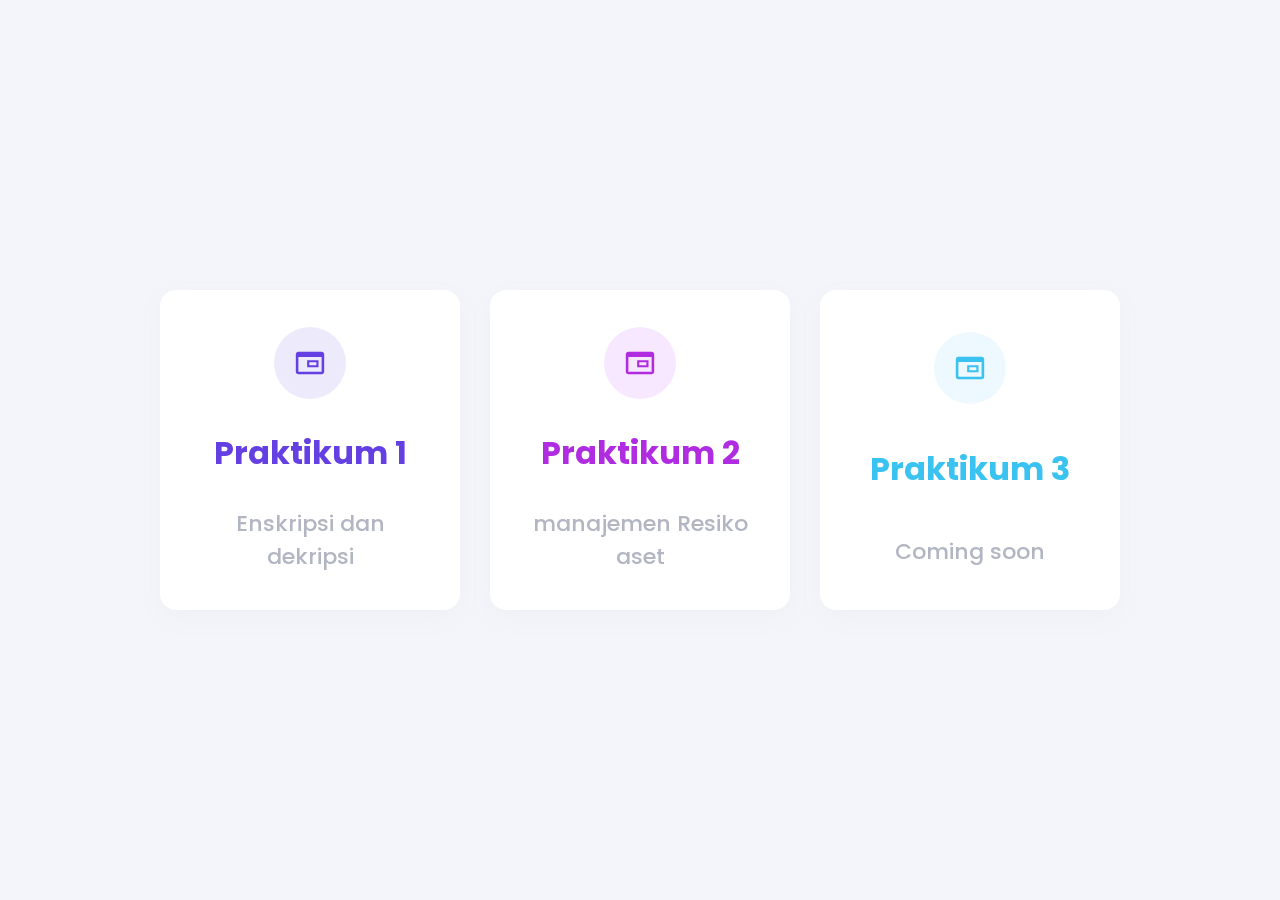
<file: index.html>
<!DOCTYPE html>
<html lang="en">
  <head>
    <meta charset="UTF-8" />
    <meta name="viewport" content="width=device-width, initial-scale=1.0" />
    <title>Kumpulan Praktikum</title>
    <link rel="stylesheet" href="style.css" />
    <link
      rel="stylesheet"
      href="https://fonts.googleapis.com/css2?family=Material+Symbols+Outlined:opsz,wght,FILL,GRAD@24,400,1,0"
    />
    <link rel="preconnect" href="https://fonts.googleapis.com" />
    <link rel="preconnect" href="https://fonts.gstatic.com" crossorigin />
    <link
      href="https://fonts.googleapis.com/css2?family=Poppins:wght@300;400;500&display=swap"
      rel="stylesheet"
    />
  </head>
  <body>
    <div class="cards">
      <label id="summary">
        <input type="checkbox" />
        <article>
          <div class="front">
            <span class="material-symbols-outlined"> Iframe </span>
            <h1>Praktikum 1</h1>
            <h3>Enskripsi dan dekripsi</h3>
          </div>
          <div class="back">
            <a href="./praktikum 1/index.html">
                <p class="root_page">Go to Page</p>
            </a>
          </div>
        </article>
      </label>
      <label id="overdue">
        <input type="checkbox" />
        <article>
          <div class="front">
            <span class="material-symbols-outlined"> Iframe </span>
            <h1>Praktikum 2</h1>
            <h3>manajemen Resiko aset</h3>
          </div>
          <div class="back">
            <a href="./praktikum 2/praktikum.html">
              <p class="root_page">Go to Page</p>
            </a>
          </div>
        </article>
      </label>
      <label id="features">
        <input type="checkbox" />
        <article>
          <div class="front">
            <span class="material-symbols-outlined"> Iframe </span>
            <h1>Praktikum 3</h1>
            <h3>Coming soon</h3>
          </div>
          <div class="back">
            <a href="">
                <p class="root_page">Go to Page</p>
            </a>
          </div>
        </article>
      </label>
    </div>
  </body>
</html>
</file>
<file: style.css>
* {
    text-decoration:none;
}
body {
    margin: 0;
    height: 100vh;
    display: grid;
    place-items: center;
    background: #f4f5fa;
    color: #020306;
    font-family: "Euclid Circular A", "Poppins";
  }
  
  h2,
  h3,
  h4 {
    margin: 0;
    font-weight: 500;
  }
  
  .cards {
    display: flex;
    gap: 30px;
  }
  
  article {
    position: relative;
    perspective: 1000px;
    width: 300px;
    height: 320px;
  }
  
  article .front,
  article .back {
    position: absolute;
    inset: 0;
    display: grid;
    place-items: center;
    text-align: center;
    backface-visibility: hidden;
    backdrop-filter: blur(10px);
    background: #ffffff;
    box-shadow: rgba(149, 157, 165, 0.05) 0px 8px 24px;
    border-radius: 16px;
    padding: 32px;
    transition: 0.6s;
    cursor: pointer;
  }
  
  .back {
    transform: rotateY(180deg);
  }

  .root_page {
    font-size:28px;
    border-radius:10px;
    padding:10px;
    transition: ease-in-out 0.3s;
  }

  .root_page:hover{
    color:#ffffff;
    background-color:#643fe1;
    border-radius:10px;
    padding:10px;
  }
  
  article .material-symbols-outlined {
    width: 72px;
    height: 72px;
    border-radius: 50%;
    display: grid;
    place-items: center;
    font-size: 34px;
  }
  
  input {
    position: absolute;
    scale: 0;
  }
  
  input:checked ~ article .back {
    transform: rotateY(0);
  }
  
  input:checked ~ article .front {
    transform: rotateY(-180deg);
  }
  
  article var {
    font-style: normal;
    font-size: 64px;
    line-height: 1;
  }
  
  article h3 {
    margin: 0;
    font-weight: 500;
    font-size: 22px;
    color: #b2b5c2;
  }
  
  #summary {
    color: #643fe1;
  }
  
  #summary span {
    background: #edebfb;
  }
  
  #overdue {
    color: #b02ce1;
  }
  
  #overdue span {
    background: #f7e8ff;
  }
  
  #features {
    color: #3ac2f0;
  }
  
  #features span {
    background: #eef9ff;
  }
  
  article :is(h4, p) {
    opacity: 0.5;
    font-size: 20px;
  }
  
  article p {
    margin: 0;
    color: #020306;
  }
</file>
